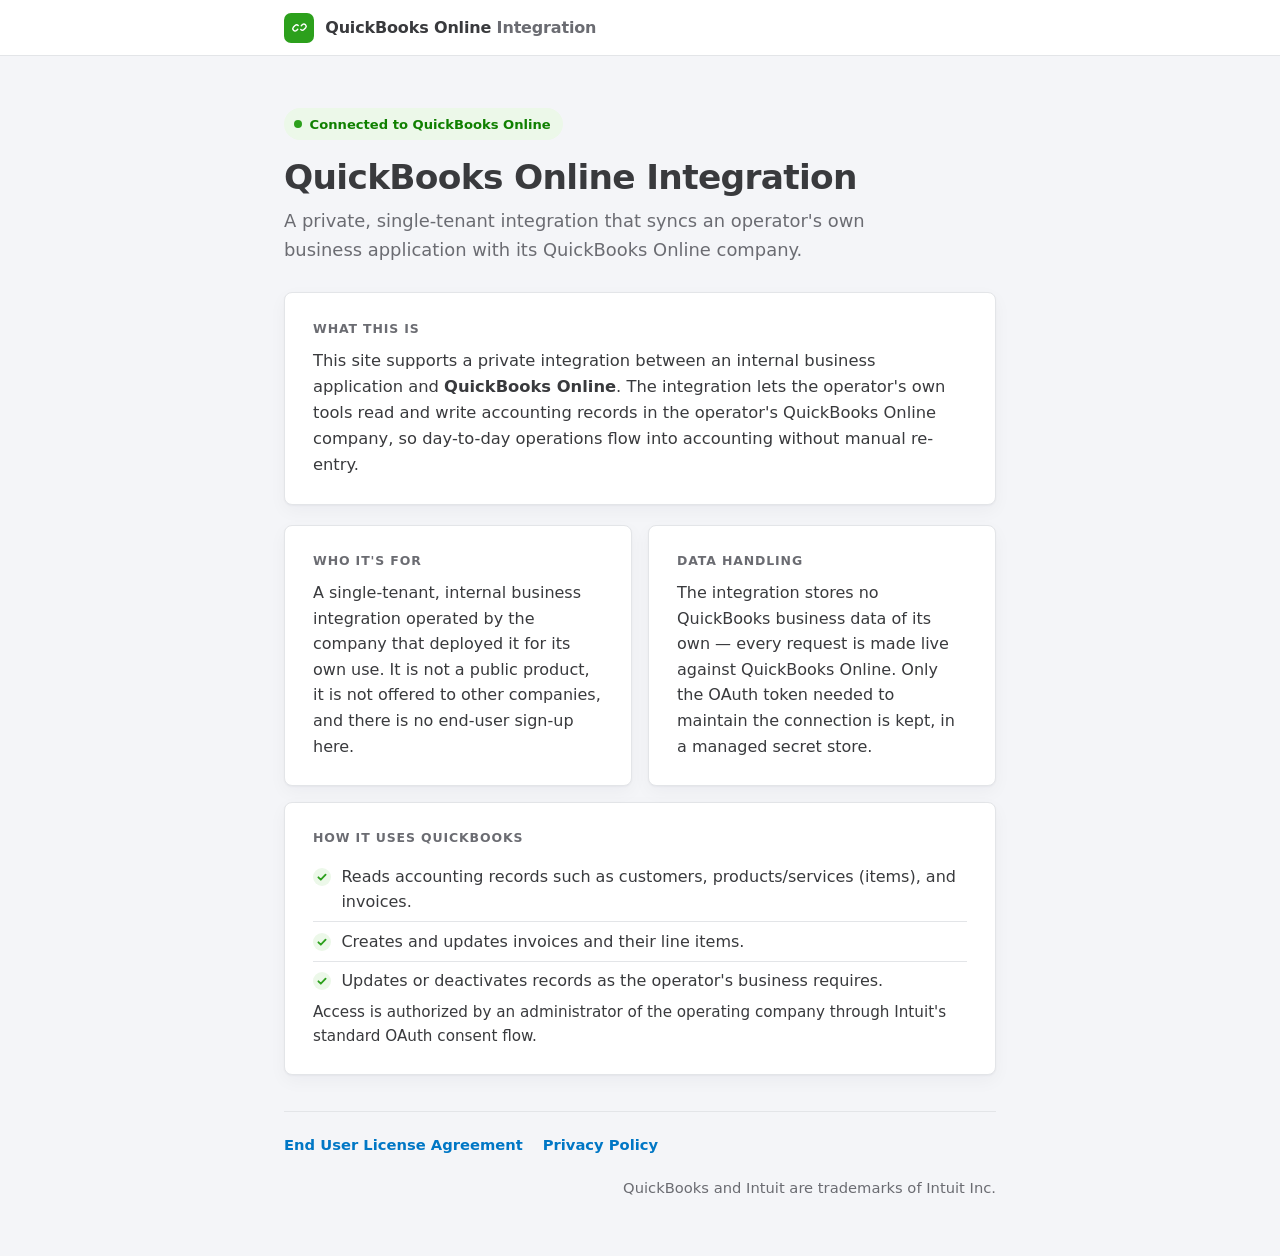
<file: web/index.html>
<!DOCTYPE html>
<html lang="en">
<head>
  <meta charset="utf-8">
  <meta name="viewport" content="width=device-width, initial-scale=1">
  <title>QuickBooks Online Integration</title>
  <meta name="description" content="A private integration with QuickBooks Online.">
  <style>
    :root {
      --qb-green: #2ca01c;
      --qb-green-dark: #108000;
      --qb-green-tint: #ecf8e9;
      --blue: #0077c5;
      --ink: #393a3d;
      --muted: #6b6c72;
      --hairline: #e3e5e8;
      --canvas: #f4f5f8;
      --card: #ffffff;
      --radius: 8px;
      --font: "Avenir Next", "Avenir", "Segoe UI", system-ui, -apple-system, BlinkMacSystemFont, sans-serif;
    }
    * { box-sizing: border-box; }
    html { -webkit-text-size-adjust: 100%; }
    body {
      margin: 0;
      font-family: var(--font);
      line-height: 1.6;
      color: var(--ink);
      background: var(--canvas);
      -webkit-font-smoothing: antialiased;
    }

    /* Top chrome — echoes the white QuickBooks Online product bar. */
    .topbar {
      background: var(--card);
      border-bottom: 1px solid var(--hairline);
      height: 56px;
      display: flex;
      align-items: center;
    }
    .topbar .wrap { display: flex; align-items: center; gap: .7rem; }
    .mark {
      width: 30px; height: 30px;
      border-radius: 7px;
      background: var(--qb-green);
      display: inline-flex; align-items: center; justify-content: center;
      flex: none;
    }
    .brand { font-weight: 700; font-size: 1rem; letter-spacing: -.01em; }
    .brand .sub { color: var(--muted); font-weight: 600; }

    .wrap { max-width: 760px; margin: 0 auto; padding: 0 1.5rem; width: 100%; }

    /* Hero */
    .hero { padding: 3.25rem 0 1.75rem; }
    .status {
      display: inline-flex; align-items: center; gap: .5rem;
      background: var(--qb-green-tint);
      color: var(--qb-green-dark);
      font-size: .82rem; font-weight: 700;
      padding: .35rem .75rem .35rem .6rem;
      border-radius: 999px;
      margin-bottom: 1.1rem;
    }
    .status .dot { width: 8px; height: 8px; border-radius: 50%; background: var(--qb-green); }
    h1 { font-size: 2.15rem; line-height: 1.15; letter-spacing: -.02em; margin: 0 0 .6rem; }
    .lede { font-size: 1.12rem; color: var(--muted); margin: 0; max-width: 56ch; }

    /* Cards */
    .card {
      background: var(--card);
      border: 1px solid var(--hairline);
      border-radius: var(--radius);
      padding: 1.6rem 1.75rem;
      box-shadow: 0 1px 2px rgba(20,30,40,.04), 0 6px 18px rgba(20,30,40,.04);
    }
    main { padding-bottom: 3.5rem; }
    .grid { display: grid; gap: 1rem; grid-template-columns: 1fr 1fr; margin-top: 1.25rem; }
    @media (max-width: 560px) { .grid { grid-template-columns: 1fr; } h1 { font-size: 1.8rem; } }

    .card h2 {
      font-size: .78rem; text-transform: uppercase; letter-spacing: .07em;
      color: var(--muted); margin: 0 0 .55rem; font-weight: 700;
    }
    .card p { margin: 0; color: var(--ink); }
    .card.lead p { font-size: 1.02rem; }

    /* Capability list */
    .caps { list-style: none; margin: .35rem 0 0; padding: 0; }
    .caps li { display: flex; gap: .65rem; align-items: flex-start; padding: .4rem 0; }
    .caps li:not(:last-child) { border-bottom: 1px solid var(--hairline); }
    .caps svg { flex: none; margin-top: .28rem; }
    .caps span { color: var(--ink); }

    .note {
      margin: 1.1rem 0 0; color: var(--muted); font-size: .95rem;
    }

    /* Footer */
    footer {
      margin-top: 2.25rem; padding-top: 1.3rem;
      border-top: 1px solid var(--hairline);
      display: flex; flex-wrap: wrap; align-items: center; gap: 1.25rem;
      font-size: .92rem;
    }
    footer a { color: var(--blue); text-decoration: none; font-weight: 600; }
    footer a:hover { text-decoration: underline; }
    footer .tm { color: var(--muted); margin-left: auto; }
  </style>
</head>
<body>
  <div class="topbar">
    <div class="wrap">
      <span class="mark" aria-hidden="true">
        <svg width="17" height="17" viewBox="0 0 24 24" fill="none" xmlns="http://www.w3.org/2000/svg">
          <path d="M9.5 14.5 7.8 16.2a3.2 3.2 0 0 1-4.5-4.5l2.4-2.4a3.2 3.2 0 0 1 4.5 0" stroke="#fff" stroke-width="2" stroke-linecap="round"/>
          <path d="M14.5 9.5l1.7-1.7a3.2 3.2 0 0 1 4.5 4.5l-2.4 2.4a3.2 3.2 0 0 1-4.5 0" stroke="#fff" stroke-width="2" stroke-linecap="round"/>
        </svg>
      </span>
      <span class="brand">QuickBooks Online <span class="sub">Integration</span></span>
    </div>
  </div>

  <header class="hero">
    <div class="wrap">
      <span class="status"><span class="dot"></span> Connected to QuickBooks Online</span>
      <h1>QuickBooks Online Integration</h1>
      <p class="lede">
        A private, single-tenant integration that syncs an operator's own
        business application with its QuickBooks Online company.
      </p>
    </div>
  </header>

  <main>
    <div class="wrap">
      <div class="card lead">
        <h2>What this is</h2>
        <p>
          This site supports a private integration between an internal business
          application and <strong>QuickBooks Online</strong>. The integration
          lets the operator's own tools read and write accounting records in the
          operator's QuickBooks Online company, so day-to-day operations flow
          into accounting without manual re-entry.
        </p>
      </div>

      <div class="grid">
        <div class="card">
          <h2>Who it's for</h2>
          <p>
            A single-tenant, internal business integration operated by the
            company that deployed it for its own use. It is not a public product,
            it is not offered to other companies, and there is no end-user
            sign-up here.
          </p>
        </div>
        <div class="card">
          <h2>Data handling</h2>
          <p>
            The integration stores no QuickBooks business data of its own — every
            request is made live against QuickBooks Online. Only the OAuth token
            needed to maintain the connection is kept, in a managed secret store.
          </p>
        </div>
      </div>

      <div class="card" style="margin-top:1rem;">
        <h2>How it uses QuickBooks</h2>
        <ul class="caps">
          <li>
            <svg width="18" height="18" viewBox="0 0 20 20" fill="none" xmlns="http://www.w3.org/2000/svg" aria-hidden="true"><circle cx="10" cy="10" r="10" fill="#ecf8e9"/><path d="M6 10.3 8.7 13 14 7.4" stroke="#2ca01c" stroke-width="2" stroke-linecap="round" stroke-linejoin="round"/></svg>
            <span>Reads accounting records such as customers, products/services (items), and invoices.</span>
          </li>
          <li>
            <svg width="18" height="18" viewBox="0 0 20 20" fill="none" xmlns="http://www.w3.org/2000/svg" aria-hidden="true"><circle cx="10" cy="10" r="10" fill="#ecf8e9"/><path d="M6 10.3 8.7 13 14 7.4" stroke="#2ca01c" stroke-width="2" stroke-linecap="round" stroke-linejoin="round"/></svg>
            <span>Creates and updates invoices and their line items.</span>
          </li>
          <li>
            <svg width="18" height="18" viewBox="0 0 20 20" fill="none" xmlns="http://www.w3.org/2000/svg" aria-hidden="true"><circle cx="10" cy="10" r="10" fill="#ecf8e9"/><path d="M6 10.3 8.7 13 14 7.4" stroke="#2ca01c" stroke-width="2" stroke-linecap="round" stroke-linejoin="round"/></svg>
            <span>Updates or deactivates records as the operator's business requires.</span>
          </li>
        </ul>
        <p class="note">
          Access is authorized by an administrator of the operating company
          through Intuit's standard OAuth consent flow.
        </p>
      </div>

      <div class="wrap" style="padding:0;">
        <footer>
          <a href="/eula">End User License Agreement</a>
          <a href="/privacy">Privacy Policy</a>
          <span class="tm">QuickBooks and Intuit are trademarks of Intuit Inc.</span>
        </footer>
      </div>
    </div>
  </main>
</body>
</html>
</file>
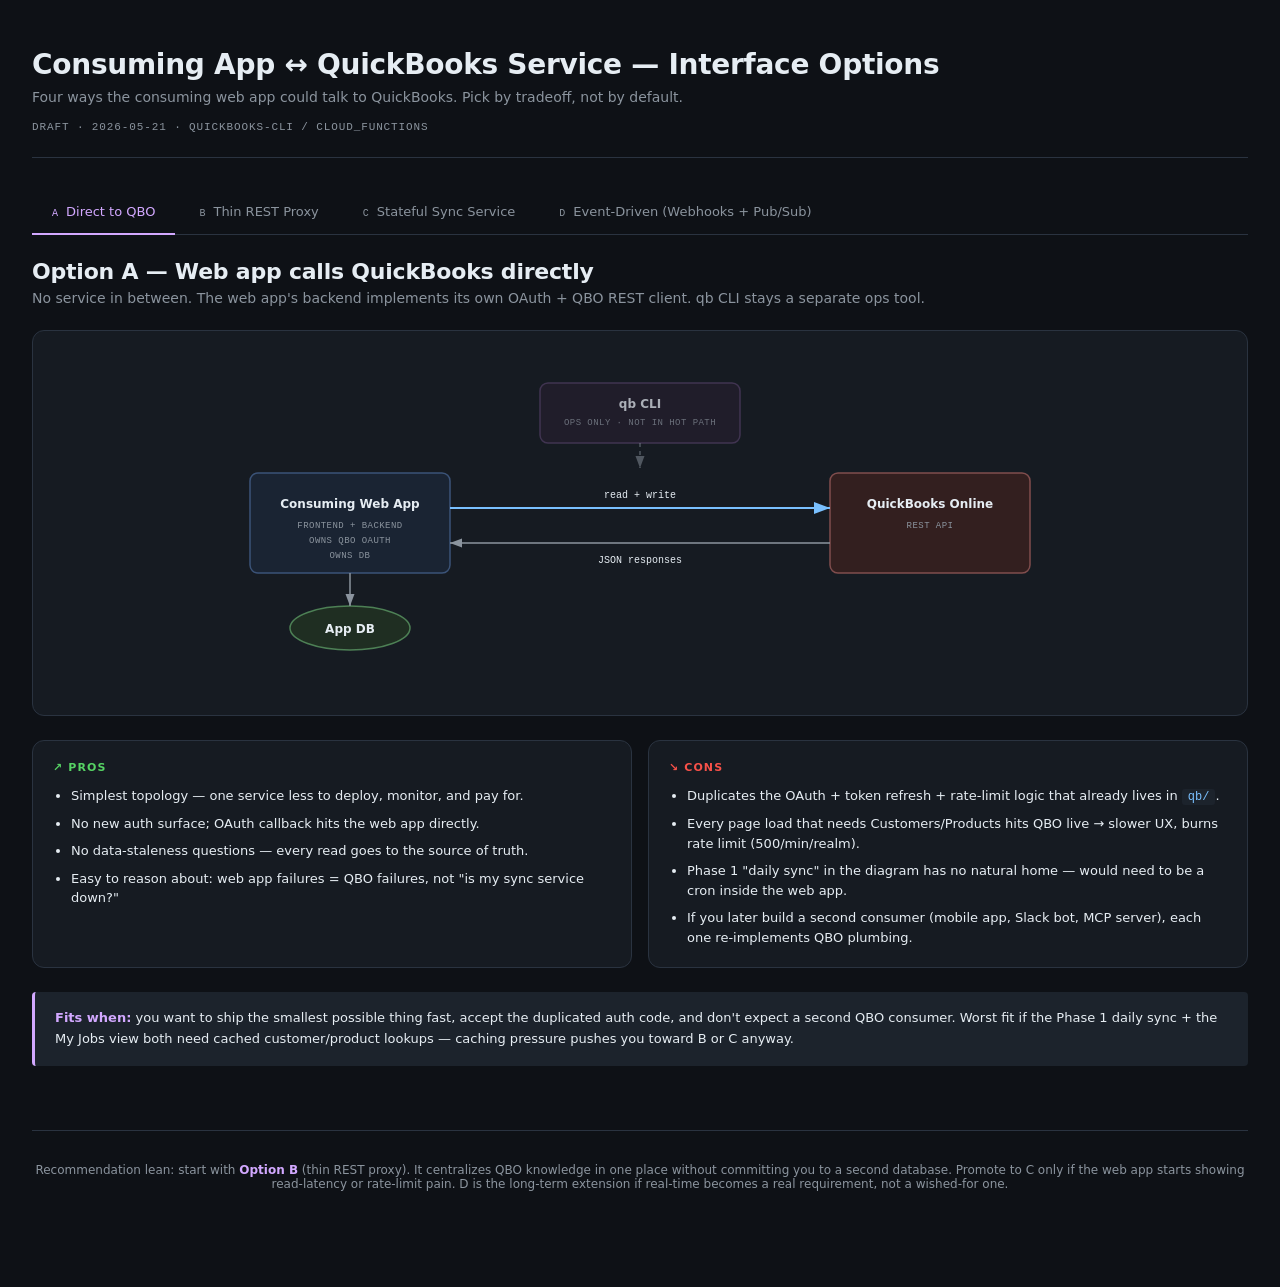
<file: docs/interface-options.html>
<!DOCTYPE html>
<html lang="en">
<head>
<meta charset="UTF-8">
<title>Consuming App ↔ QuickBooks Service — Interface Options</title>
<style>
  :root {
    --bg: #0e1116;
    --panel: #161b22;
    --panel-2: #1c232c;
    --border: #2a3340;
    --ink: #e6edf3;
    --ink-dim: #8b949e;
    --accent: #d2a8ff;
    --accent-2: #79c0ff;
    --good: #56d364;
    --warn: #e3b341;
    --bad: #f85149;
    --mono: ui-monospace, 'SF Mono', Menlo, Consolas, monospace;
    --sans: -apple-system, BlinkMacSystemFont, 'Inter', system-ui, sans-serif;
  }
  * { box-sizing: border-box; }
  html, body { margin: 0; padding: 0; background: var(--bg); color: var(--ink); font-family: var(--sans); }
  body { padding: 48px 32px 96px; max-width: 1400px; margin: 0 auto; }

  header { border-bottom: 1px solid var(--border); padding-bottom: 24px; margin-bottom: 32px; }
  header h1 { font-size: 28px; margin: 0 0 8px; font-weight: 600; letter-spacing: -0.01em; }
  header .sub { color: var(--ink-dim); font-size: 14px; }
  header .meta { margin-top: 16px; font-family: var(--mono); font-size: 11px; color: var(--ink-dim); text-transform: uppercase; letter-spacing: 0.08em; }

  .tabs { display: flex; gap: 4px; margin-bottom: 24px; border-bottom: 1px solid var(--border); flex-wrap: wrap; }
  .tab {
    background: transparent; border: none; color: var(--ink-dim); cursor: pointer;
    padding: 14px 20px; font-family: var(--sans); font-size: 13px; font-weight: 500;
    border-bottom: 2px solid transparent; margin-bottom: -1px; transition: all 0.15s;
  }
  .tab:hover { color: var(--ink); }
  .tab.active { color: var(--accent); border-bottom-color: var(--accent); }
  .tab .num { font-family: var(--mono); font-size: 10px; color: var(--ink-dim); margin-right: 8px; }
  .tab.active .num { color: var(--accent); }

  .panel { display: none; }
  .panel.active { display: block; }

  .panel-header { margin-bottom: 24px; }
  .panel-header h2 { font-size: 22px; margin: 0 0 6px; font-weight: 600; letter-spacing: -0.01em; }
  .panel-header .tagline { color: var(--ink-dim); font-size: 14px; }

  .diagram-wrap {
    background: var(--panel); border: 1px solid var(--border); border-radius: 12px;
    padding: 32px; margin-bottom: 24px; overflow-x: auto;
  }
  .diagram-wrap svg { display: block; margin: 0 auto; max-width: 100%; height: auto; }

  .grid { display: grid; grid-template-columns: 1fr 1fr; gap: 16px; margin-bottom: 24px; }
  .card {
    background: var(--panel); border: 1px solid var(--border); border-radius: 12px;
    padding: 20px;
  }
  .card h3 {
    font-size: 11px; text-transform: uppercase; letter-spacing: 0.1em;
    color: var(--ink-dim); margin: 0 0 12px; font-weight: 600;
  }
  .card.pros h3 { color: var(--good); }
  .card.cons h3 { color: var(--bad); }
  .card ul { margin: 0; padding-left: 18px; }
  .card li { margin-bottom: 8px; font-size: 13px; line-height: 1.5; }
  .card li:last-child { margin-bottom: 0; }
  .card code { font-family: var(--mono); font-size: 12px; background: var(--panel-2); padding: 1px 6px; border-radius: 3px; color: var(--accent-2); }

  .verdict {
    background: var(--panel-2); border-left: 3px solid var(--accent); border-radius: 4px;
    padding: 16px 20px; font-size: 13px; line-height: 1.6;
  }
  .verdict strong { color: var(--accent); }

  /* SVG node styles */
  .node-bg { fill: var(--panel-2); stroke: var(--border); stroke-width: 1.5; }
  .node-bg.web { fill: #1a2433; stroke: #3b5378; }
  .node-bg.qb { fill: #2a1f33; stroke: #6b4d80; }
  .node-bg.qbo { fill: #331f1f; stroke: #804d4d; }
  .node-bg.db { fill: #1f2e22; stroke: #4d8055; }
  .node-bg.cron { fill: #2e2a1f; stroke: #80754d; }
  .node-label { fill: var(--ink); font-family: var(--sans); font-size: 12px; font-weight: 600; text-anchor: middle; }
  .node-sub { fill: var(--ink-dim); font-family: var(--mono); font-size: 9px; text-anchor: middle; letter-spacing: 0.05em; }
  .arrow { stroke: var(--ink-dim); stroke-width: 1.5; fill: none; marker-end: url(#arrowhead); }
  .arrow.bold { stroke: var(--accent-2); stroke-width: 2; marker-end: url(#arrowhead-blue); }
  .arrow.dashed { stroke-dasharray: 4 4; }
  .edge-label { fill: var(--ink); font-family: var(--mono); font-size: 10px; text-anchor: middle; }
  .edge-label-bg { fill: var(--bg); }

  footer { margin-top: 64px; padding-top: 32px; border-top: 1px solid var(--border); color: var(--ink-dim); font-size: 12px; text-align: center; }
</style>
</head>
<body>

<header>
  <h1>Consuming App ↔ QuickBooks Service — Interface Options</h1>
  <div class="sub">Four ways the consuming web app could talk to QuickBooks. Pick by tradeoff, not by default.</div>
  <div class="meta">Draft · 2026-05-21 · quickbooks-cli / cloud_functions</div>
</header>

<div class="tabs" id="tabs">
  <button class="tab active" data-target="a"><span class="num">A</span>Direct to QBO</button>
  <button class="tab" data-target="b"><span class="num">B</span>Thin REST Proxy</button>
  <button class="tab" data-target="c"><span class="num">C</span>Stateful Sync Service</button>
  <button class="tab" data-target="d"><span class="num">D</span>Event-Driven (Webhooks + Pub/Sub)</button>
</div>

<!-- ===================================================== -->
<!-- OPTION A: DIRECT TO QBO                                -->
<!-- ===================================================== -->
<section class="panel active" id="panel-a">
  <div class="panel-header">
    <h2>Option A — Web app calls QuickBooks directly</h2>
    <div class="tagline">No service in between. The web app's backend implements its own OAuth + QBO REST client. qb CLI stays a separate ops tool.</div>
  </div>

  <div class="diagram-wrap">
    <svg viewBox="0 0 900 320" width="900" height="320">
      <defs>
        <marker id="arrowhead" markerWidth="10" markerHeight="10" refX="8" refY="3" orient="auto">
          <polygon points="0 0, 8 3, 0 6" fill="#8b949e"/>
        </marker>
        <marker id="arrowhead-blue" markerWidth="10" markerHeight="10" refX="8" refY="3" orient="auto">
          <polygon points="0 0, 8 3, 0 6" fill="#79c0ff"/>
        </marker>
      </defs>

      <!-- Web App -->
      <rect class="node-bg web" x="60" y="110" width="200" height="100" rx="8"/>
      <text class="node-label" x="160" y="145">Consuming Web App</text>
      <text class="node-sub" x="160" y="165">FRONTEND + BACKEND</text>
      <text class="node-sub" x="160" y="180">OWNS QBO OAUTH</text>
      <text class="node-sub" x="160" y="195">OWNS DB</text>

      <!-- DB -->
      <ellipse class="node-bg db" cx="160" cy="265" rx="60" ry="22"/>
      <text class="node-label" x="160" y="270">App DB</text>

      <!-- QBO -->
      <rect class="node-bg qbo" x="640" y="110" width="200" height="100" rx="8"/>
      <text class="node-label" x="740" y="145">QuickBooks Online</text>
      <text class="node-sub" x="740" y="165">REST API</text>

      <!-- Arrows -->
      <line class="arrow bold" x1="260" y1="145" x2="640" y2="145"/>
      <text class="edge-label" x="450" y="135">read + write</text>

      <line class="arrow" x1="640" y1="180" x2="260" y2="180"/>
      <text class="edge-label" x="450" y="200">JSON responses</text>

      <line class="arrow" x1="160" y1="210" x2="160" y2="243"/>

      <!-- qb CLI off to the side -->
      <rect class="node-bg qb" x="350" y="20" width="200" height="60" rx="8" opacity="0.5"/>
      <text class="node-label" x="450" y="45" opacity="0.7">qb CLI</text>
      <text class="node-sub" x="450" y="62" opacity="0.7">OPS ONLY · NOT IN HOT PATH</text>
      <line class="arrow dashed" x1="450" y1="80" x2="450" y2="105" opacity="0.5"/>
    </svg>
  </div>

  <div class="grid">
    <div class="card pros">
      <h3>↗ Pros</h3>
      <ul>
        <li>Simplest topology — one service less to deploy, monitor, and pay for.</li>
        <li>No new auth surface; OAuth callback hits the web app directly.</li>
        <li>No data-staleness questions — every read goes to the source of truth.</li>
        <li>Easy to reason about: web app failures = QBO failures, not "is my sync service down?"</li>
      </ul>
    </div>
    <div class="card cons">
      <h3>↘ Cons</h3>
      <ul>
        <li>Duplicates the OAuth + token refresh + rate-limit logic that already lives in <code>qb/</code>.</li>
        <li>Every page load that needs Customers/Products hits QBO live → slower UX, burns rate limit (500/min/realm).</li>
        <li>Phase 1 "daily sync" in the diagram has no natural home — would need to be a cron inside the web app.</li>
        <li>If you later build a second consumer (mobile app, Slack bot, MCP server), each one re-implements QBO plumbing.</li>
      </ul>
    </div>
  </div>

  <div class="verdict">
    <strong>Fits when:</strong> you want to ship the smallest possible thing fast, accept the duplicated auth code, and don't expect a second QBO consumer. Worst fit if the Phase 1 daily sync + the My Jobs view both need cached customer/product lookups — caching pressure pushes you toward B or C anyway.
  </div>
</section>

<!-- ===================================================== -->
<!-- OPTION B: THIN REST PROXY                              -->
<!-- ===================================================== -->
<section class="panel" id="panel-b">
  <div class="panel-header">
    <h2>Option B — qb service as a thin stateless REST proxy</h2>
    <div class="tagline">qb runs as a small HTTP service in front of QBO. No database of its own. Owns auth, refresh, rate-limiting, retries. Web app's DB is still the source of cached data.</div>
  </div>

  <div class="diagram-wrap">
    <svg viewBox="0 0 900 340" width="900" height="340">
      <defs>
        <marker id="arrowhead2" markerWidth="10" markerHeight="10" refX="8" refY="3" orient="auto">
          <polygon points="0 0, 8 3, 0 6" fill="#8b949e"/>
        </marker>
        <marker id="arrowhead2-blue" markerWidth="10" markerHeight="10" refX="8" refY="3" orient="auto">
          <polygon points="0 0, 8 3, 0 6" fill="#79c0ff"/>
        </marker>
      </defs>

      <!-- Web App -->
      <rect class="node-bg web" x="40" y="120" width="200" height="100" rx="8"/>
      <text class="node-label" x="140" y="155">Consuming Web App</text>
      <text class="node-sub" x="140" y="175">BACKEND</text>
      <text class="node-sub" x="140" y="190">OWNS DB + SYNC LOGIC</text>

      <!-- App DB -->
      <ellipse class="node-bg db" cx="140" cy="285" rx="60" ry="22"/>
      <text class="node-label" x="140" y="290">App DB</text>

      <!-- qb service -->
      <rect class="node-bg qb" x="350" y="120" width="200" height="100" rx="8"/>
      <text class="node-label" x="450" y="155">qb Service</text>
      <text class="node-sub" x="450" y="175">REST · STATELESS</text>
      <text class="node-sub" x="450" y="190">OAUTH · RATE LIMIT · RETRY</text>

      <!-- QBO -->
      <rect class="node-bg qbo" x="660" y="120" width="200" height="100" rx="8"/>
      <text class="node-label" x="760" y="155">QuickBooks Online</text>
      <text class="node-sub" x="760" y="175">REST API</text>

      <!-- Cron / scheduler -->
      <rect class="node-bg cron" x="40" y="20" width="200" height="60" rx="8"/>
      <text class="node-label" x="140" y="45">Cloud Scheduler</text>
      <text class="node-sub" x="140" y="62">DAILY 06:00 · TRIGGERS SYNC</text>

      <line class="arrow dashed" x1="140" y1="80" x2="140" y2="115"/>

      <!-- Web -> qb -->
      <line class="arrow bold" x1="240" y1="150" x2="350" y2="150"/>
      <text class="edge-label" x="295" y="142">GET/POST</text>

      <!-- qb -> QBO -->
      <line class="arrow bold" x1="550" y1="150" x2="660" y2="150"/>
      <text class="edge-label" x="605" y="142">REST</text>

      <!-- responses -->
      <line class="arrow" x1="660" y1="190" x2="550" y2="190"/>
      <line class="arrow" x1="350" y1="190" x2="240" y2="190"/>

      <!-- Web -> DB -->
      <line class="arrow" x1="140" y1="220" x2="140" y2="262"/>
    </svg>
  </div>

  <div class="grid">
    <div class="card pros">
      <h3>↗ Pros</h3>
      <ul>
        <li>One place owns QBO auth, refresh, 429 retry, sparse-update quirks. Reuse for any future consumer.</li>
        <li>qb stays small and stateless — easy to deploy as a single Cloud Function or Cloud Run service.</li>
        <li>No new sync state to reason about; web app keeps full ownership of when/what it caches.</li>
        <li>Centralized place to log every QBO call — debugging line-item mismatches becomes one log query.</li>
      </ul>
    </div>
    <div class="card cons">
      <h3>↘ Cons</h3>
      <ul>
        <li>Adds a hop. Network failures between web app and qb are now a thing you handle.</li>
        <li>Sync orchestration (Phase 1) still lives in the web app — qb is just the transport.</li>
        <li>Two services to deploy. Mostly fine, but it is +1 thing.</li>
        <li>Auth between web app and qb needs design (shared secret? IAM identity?).</li>
      </ul>
    </div>
  </div>

  <div class="verdict">
    <strong>Fits when:</strong> you want clean separation of concerns without the complexity of a sync service. The qb service becomes "the QBO adapter," nothing more. Probably the right default for this project — close to your gut instinct but skips the DB ownership question.
  </div>
</section>

<!-- ===================================================== -->
<!-- OPTION C: STATEFUL SYNC SERVICE                        -->
<!-- ===================================================== -->
<section class="panel" id="panel-c">
  <div class="panel-header">
    <h2>Option C — qb as a stateful sync service (your proposal)</h2>
    <div class="tagline">qb owns its own DB. Pulls QBO → its DB on a schedule, exposes <code>/sync</code>, <code>/invoice</code>, <code>/customers</code>, etc. Web app reads from qb's REST and uses its own DB only for app-specific data (Jobs, Samples, Orders).</div>
  </div>

  <div class="diagram-wrap">
    <svg viewBox="0 0 900 380" width="900" height="380">
      <defs>
        <marker id="arrowhead3" markerWidth="10" markerHeight="10" refX="8" refY="3" orient="auto">
          <polygon points="0 0, 8 3, 0 6" fill="#8b949e"/>
        </marker>
        <marker id="arrowhead3-blue" markerWidth="10" markerHeight="10" refX="8" refY="3" orient="auto">
          <polygon points="0 0, 8 3, 0 6" fill="#79c0ff"/>
        </marker>
      </defs>

      <!-- Scheduler -->
      <rect class="node-bg cron" x="350" y="20" width="200" height="60" rx="8"/>
      <text class="node-label" x="450" y="45">Cloud Scheduler</text>
      <text class="node-sub" x="450" y="62">DAILY · POST /sync</text>
      <line class="arrow dashed" x1="450" y1="80" x2="450" y2="115"/>

      <!-- Web App -->
      <rect class="node-bg web" x="40" y="140" width="200" height="100" rx="8"/>
      <text class="node-label" x="140" y="175">Consuming Web App</text>
      <text class="node-sub" x="140" y="195">BACKEND</text>
      <text class="node-sub" x="140" y="210">JOBS · SAMPLES · ORDERS</text>

      <!-- App DB -->
      <ellipse class="node-bg db" cx="140" cy="310" rx="60" ry="22"/>
      <text class="node-label" x="140" y="315">App DB</text>

      <!-- qb Service -->
      <rect class="node-bg qb" x="350" y="120" width="200" height="120" rx="8"/>
      <text class="node-label" x="450" y="155">qb Sync Service</text>
      <text class="node-sub" x="450" y="175">REST API · STATEFUL</text>
      <text class="node-sub" x="450" y="190">/sync · /invoice · /customers</text>
      <text class="node-sub" x="450" y="205">/products · /invoices</text>

      <!-- qb DB -->
      <ellipse class="node-bg db" cx="450" cy="310" rx="80" ry="22"/>
      <text class="node-label" x="450" y="315">qb Cache DB</text>

      <!-- QBO -->
      <rect class="node-bg qbo" x="660" y="140" width="200" height="100" rx="8"/>
      <text class="node-label" x="760" y="175">QuickBooks Online</text>
      <text class="node-sub" x="760" y="195">REST API</text>

      <!-- Web <-> qb -->
      <line class="arrow bold" x1="240" y1="170" x2="350" y2="170"/>
      <text class="edge-label" x="295" y="162">reads</text>
      <line class="arrow bold" x1="240" y1="210" x2="350" y2="210"/>
      <text class="edge-label" x="295" y="225">writes</text>

      <!-- qb <-> QBO -->
      <line class="arrow bold" x1="550" y1="170" x2="660" y2="170"/>
      <text class="edge-label" x="605" y="162">sync + writes</text>
      <line class="arrow" x1="660" y1="210" x2="550" y2="210"/>

      <!-- DB connections -->
      <line class="arrow" x1="140" y1="240" x2="140" y2="287"/>
      <line class="arrow" x1="450" y1="240" x2="450" y2="287"/>
    </svg>
  </div>

  <div class="grid">
    <div class="card pros">
      <h3>↗ Pros</h3>
      <ul>
        <li>Web app pages render from local cache → fast, predictable latency, no QBO rate-limit pressure on UX.</li>
        <li><code>/sync</code> is a real, named operation — easy to schedule, retry, observe, and debug.</li>
        <li>QBO outages become read-only degradations, not full app failures.</li>
        <li>Natural home for derived/joined data (e.g., per-client P&L already lives here).</li>
        <li>Future MCP server, mobile app, or BI tool can all read the same cache.</li>
      </ul>
    </div>
    <div class="card cons">
      <h3>↘ Cons</h3>
      <ul>
        <li><strong>Two databases.</strong> "Is the customer I just created in QBO visible in qb's cache yet?" is now a question you answer constantly.</li>
        <li>Writes need a story: write-through to QBO + immediate cache update, or write to QBO and wait for next sync? (First is almost always what you want, but it's design work.)</li>
        <li>Schema migrations on qb's DB now require coordination — it's an integration contract.</li>
        <li>More moving parts: scheduler, two DBs, two services. More to monitor.</li>
        <li>Risk of qb growing into a second app — keep its scope ruthlessly narrow.</li>
      </ul>
    </div>
  </div>

  <div class="verdict">
    <strong>Fits when:</strong> the web app's read patterns are heavy enough that hitting QBO live is painful (latency, rate limit, or both), and you accept the operational cost of running a cache. Reach for this if Option B starts showing strain — don't start here.
  </div>
</section>

<!-- ===================================================== -->
<!-- OPTION D: EVENT-DRIVEN                                 -->
<!-- ===================================================== -->
<section class="panel" id="panel-d">
  <div class="panel-header">
    <h2>Option D — Event-driven via QBO Webhooks + Pub/Sub</h2>
    <div class="tagline">QBO pushes change notifications to qb via webhooks. qb fetches the changed entity and publishes to Pub/Sub. Web app subscribes. Writes still go through qb (or web → QBO directly). No polling.</div>
  </div>

  <div class="diagram-wrap">
    <svg viewBox="0 0 900 380" width="900" height="380">
      <defs>
        <marker id="arrowhead4" markerWidth="10" markerHeight="10" refX="8" refY="3" orient="auto">
          <polygon points="0 0, 8 3, 0 6" fill="#8b949e"/>
        </marker>
        <marker id="arrowhead4-blue" markerWidth="10" markerHeight="10" refX="8" refY="3" orient="auto">
          <polygon points="0 0, 8 3, 0 6" fill="#79c0ff"/>
        </marker>
      </defs>

      <!-- QBO -->
      <rect class="node-bg qbo" x="660" y="40" width="200" height="80" rx="8"/>
      <text class="node-label" x="760" y="75">QuickBooks Online</text>
      <text class="node-sub" x="760" y="95">REST API · WEBHOOKS</text>

      <!-- qb webhook handler -->
      <rect class="node-bg qb" x="350" y="40" width="200" height="80" rx="8"/>
      <text class="node-label" x="450" y="75">qb Webhook Handler</text>
      <text class="node-sub" x="450" y="95">POST /webhook · VERIFY HMAC</text>

      <!-- Pub/Sub -->
      <rect class="node-bg cron" x="350" y="180" width="200" height="60" rx="8"/>
      <text class="node-label" x="450" y="205">Pub/Sub Topic</text>
      <text class="node-sub" x="450" y="222">qbo.entity.changed</text>

      <!-- Web App -->
      <rect class="node-bg web" x="40" y="180" width="200" height="60" rx="8"/>
      <text class="node-label" x="140" y="205">Consuming Web App</text>
      <text class="node-sub" x="140" y="222">SUBSCRIBER · UPSERTS LOCAL DB</text>

      <!-- App DB -->
      <ellipse class="node-bg db" cx="140" cy="310" rx="60" ry="22"/>
      <text class="node-label" x="140" y="315">App DB</text>

      <!-- qb write API -->
      <rect class="node-bg qb" x="660" y="180" width="200" height="60" rx="8"/>
      <text class="node-label" x="760" y="205">qb Write API</text>
      <text class="node-sub" x="760" y="222">POST /invoice</text>

      <!-- QBO -> webhook -->
      <line class="arrow bold" x1="660" y1="80" x2="550" y2="80"/>
      <text class="edge-label" x="605" y="72">webhook</text>

      <!-- webhook -> fetch QBO -->
      <line class="arrow" x1="550" y1="100" x2="660" y2="100"/>
      <text class="edge-label" x="605" y="115">fetch entity</text>

      <!-- handler -> pubsub -->
      <line class="arrow bold" x1="450" y1="120" x2="450" y2="180"/>
      <text class="edge-label" x="490" y="155">publish</text>

      <!-- pubsub -> web -->
      <line class="arrow bold" x1="350" y1="210" x2="240" y2="210"/>
      <text class="edge-label" x="295" y="200">subscribe</text>

      <!-- web -> db -->
      <line class="arrow" x1="140" y1="240" x2="140" y2="287"/>

      <!-- web -> qb writes -->
      <line class="arrow" x1="240" y1="225" x2="660" y2="225" stroke-dasharray="4 4"/>
      <text class="edge-label" x="450" y="245">invoice create/update (sync write path)</text>

      <!-- qb write -> QBO -->
      <line class="arrow" x1="760" y1="180" x2="760" y2="120"/>
    </svg>
  </div>

  <div class="grid">
    <div class="card pros">
      <h3>↗ Pros</h3>
      <ul>
        <li>Near-real-time updates without polling — Vicky edits a customer in QBO, it shows up in the web app in seconds.</li>
        <li>No daily-batch staleness window. Phase 1 "daily sync" disappears as a concept.</li>
        <li>Naturally extensible — adding a Slack notifier or analytics consumer is just another subscriber.</li>
        <li>Pub/Sub gives you replay + dead-letter for free, which is useful when QBO bursts notifications.</li>
      </ul>
    </div>
    <div class="card cons">
      <h3>↘ Cons</h3>
      <ul>
        <li><strong>Significant complexity bump.</strong> Webhooks need a public HTTPS endpoint, HMAC verification, idempotency, deduplication, ordering caveats.</li>
        <li>QBO webhooks only tell you "Customer 42 changed" — you still have to fetch the entity. So the proxy/sync code from B or C is still required <em>underneath</em> this.</li>
        <li>Local dev needs ngrok or similar to receive webhooks. Adds friction.</li>
        <li>Overkill for a two-company lab with low transaction volume. Real-time is rarely the actual requirement.</li>
        <li>Writes still need a path — webhooks are read-side only.</li>
      </ul>
    </div>
  </div>

  <div class="verdict">
    <strong>Fits when:</strong> staleness matters in seconds, not hours, and you have multiple consumers of QBO change events. For a daily-batch lab workflow with one consumer (the web app), this is almost certainly over-engineered — but worth knowing as the natural extension if you ever outgrow C.
  </div>
</section>

<footer>
  Recommendation lean: start with <strong style="color: var(--accent);">Option B</strong> (thin REST proxy). It centralizes QBO knowledge in one place without committing you to a second database. Promote to C only if the web app starts showing read-latency or rate-limit pain. D is the long-term extension if real-time becomes a real requirement, not a wished-for one.
</footer>

<script>
  const tabs = document.querySelectorAll('.tab');
  tabs.forEach(tab => {
    tab.addEventListener('click', () => {
      const target = tab.dataset.target;
      document.querySelectorAll('.tab').forEach(t => t.classList.remove('active'));
      document.querySelectorAll('.panel').forEach(p => p.classList.remove('active'));
      tab.classList.add('active');
      document.getElementById('panel-' + target).classList.add('active');
    });
  });
</script>

</body>
</html>
</file>
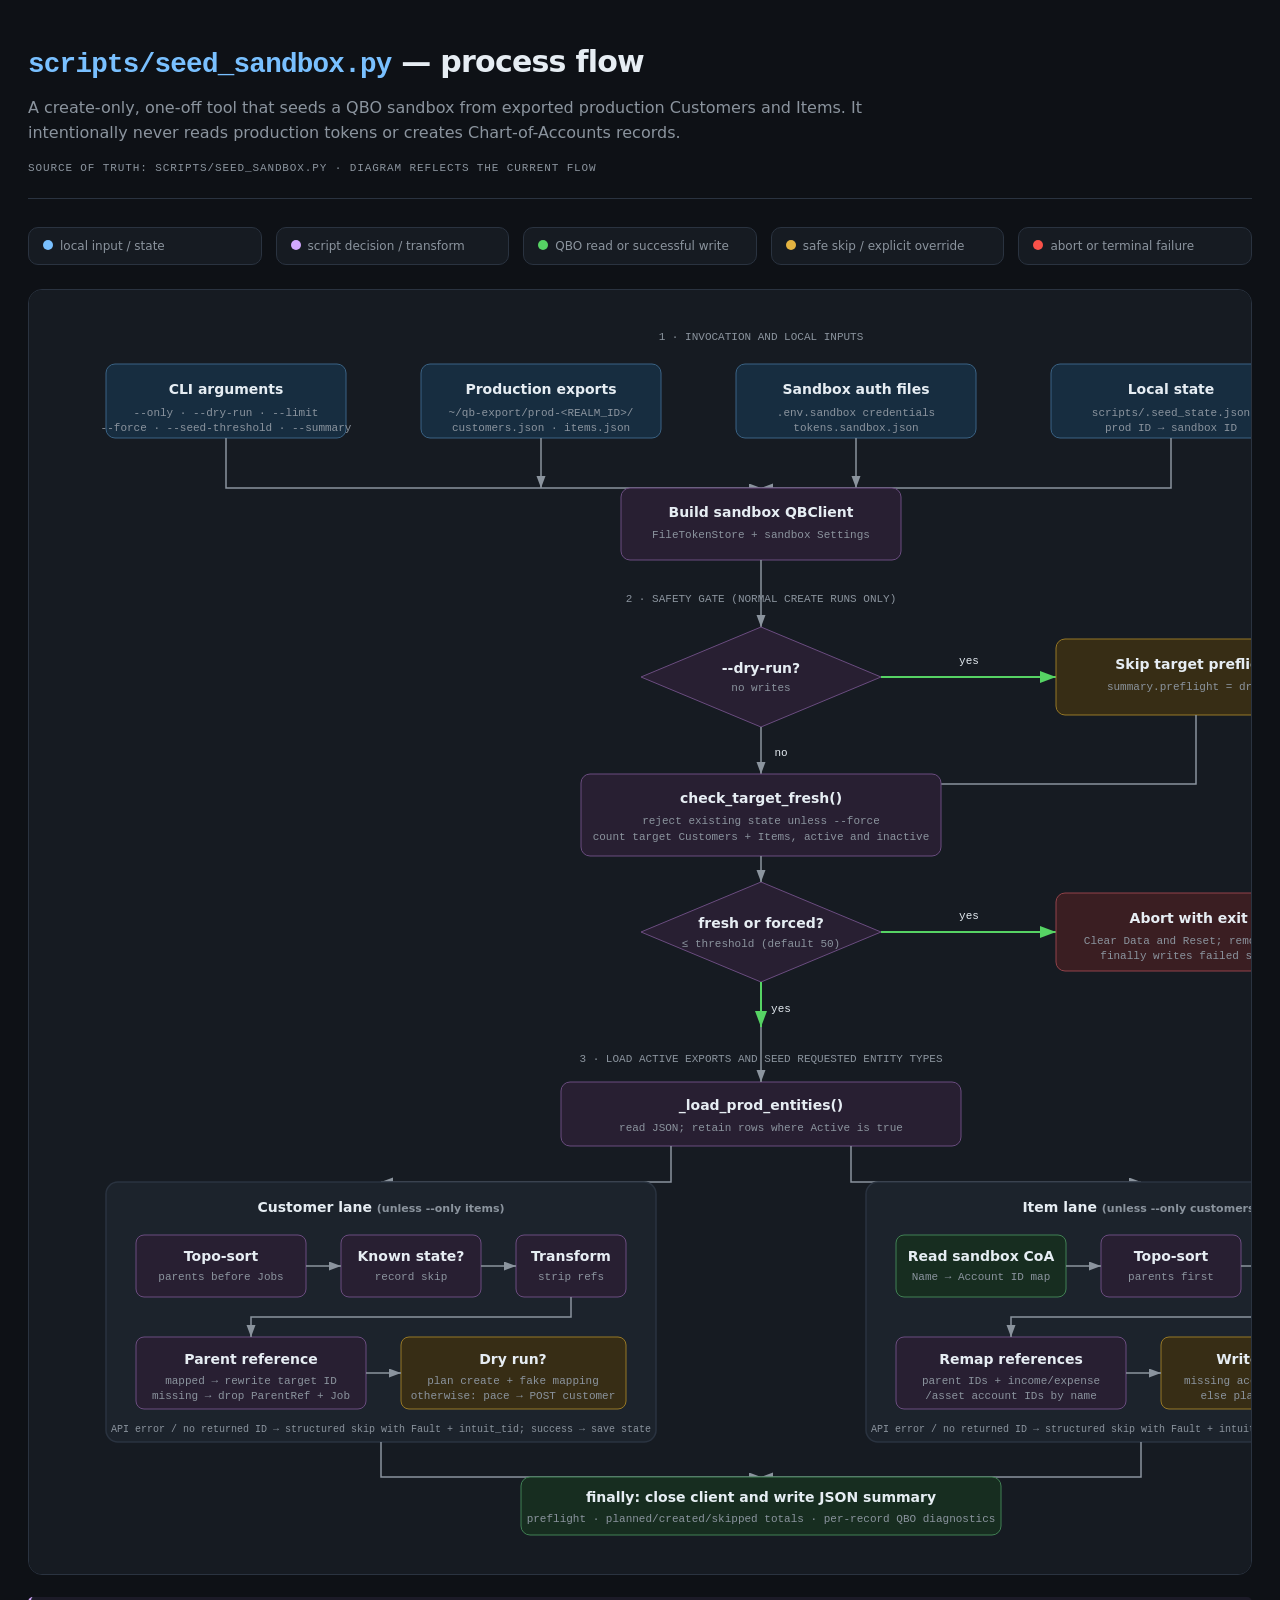
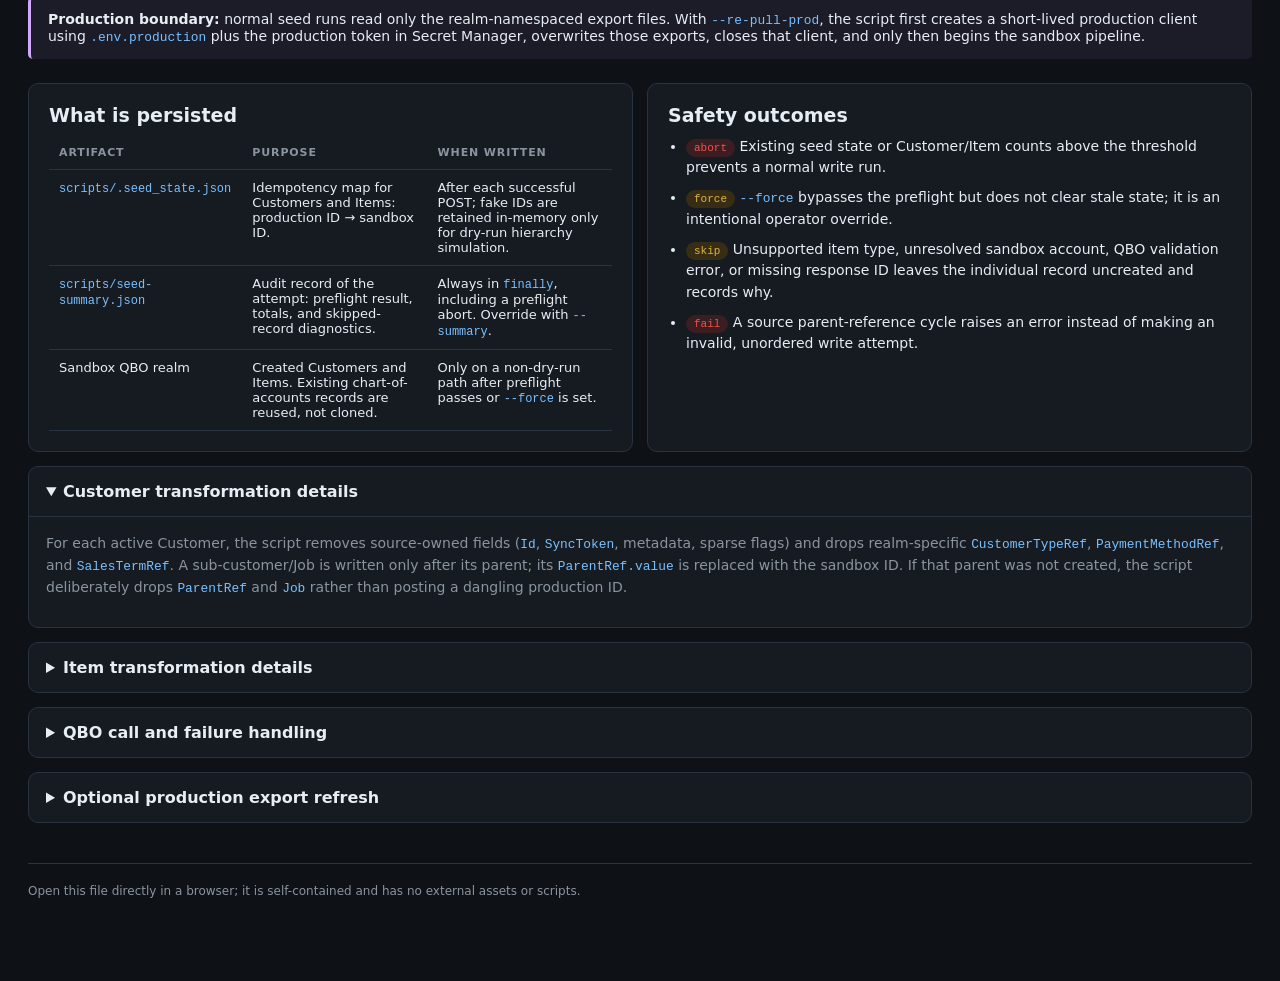
<file: docs/seed-sandbox-flow.html>
<!DOCTYPE html>
<html lang="en">
<head>
<meta charset="UTF-8">
<meta name="viewport" content="width=device-width, initial-scale=1">
<title>seed_sandbox.py — Process Flow</title>
<style>
  :root {
    --bg: #0e1116; --panel: #161b22; --panel-2: #1c232c; --border: #2a3340;
    --ink: #e6edf3; --dim: #8b949e; --blue: #79c0ff; --purple: #d2a8ff;
    --green: #56d364; --yellow: #e3b341; --red: #f85149; --mono: ui-monospace, SFMono-Regular, Menlo, Consolas, monospace;
  }
  * { box-sizing: border-box; }
  html { background: var(--bg); color: var(--ink); font-family: system-ui, -apple-system, sans-serif; }
  body { max-width: 1460px; margin: auto; padding: 44px 28px 88px; }
  header { border-bottom: 1px solid var(--border); padding-bottom: 24px; margin-bottom: 28px; }
  h1 { font-size: 30px; margin: 0 0 8px; letter-spacing: -.025em; }
  h2 { font-size: 19px; margin: 0 0 10px; }
  h3 { font-size: 12px; letter-spacing: .08em; text-transform: uppercase; color: var(--dim); margin: 0 0 12px; }
  p, li { line-height: 1.55; }
  .sub, .note { color: var(--dim); max-width: 920px; }
  .meta, code { font-family: var(--mono); }
  .meta { color: var(--dim); font-size: 11px; margin-top: 14px; letter-spacing: .08em; text-transform: uppercase; }
  code { color: var(--blue); font-size: .92em; }
  .legend, .grid { display: grid; gap: 14px; }
  .legend { grid-template-columns: repeat(5, minmax(130px, 1fr)); margin: 24px 0; }
  .legend div, .card, details { background: var(--panel); border: 1px solid var(--border); border-radius: 10px; }
  .legend div { padding: 11px 14px; font-size: 12px; color: var(--dim); }
  .dot { width: 10px; height: 10px; border-radius: 99px; display: inline-block; margin-right: 7px; }
  .flow { background: var(--panel); border: 1px solid var(--border); border-radius: 14px; overflow-x: auto; padding: 22px; }
  svg { min-width: 1120px; display: block; margin: auto; }
  .grid { grid-template-columns: repeat(2, minmax(0, 1fr)); margin-top: 24px; }
  .card { padding: 20px; }
  .card ul { margin: 0; padding-left: 18px; }
  .card li { margin: 8px 0; font-size: 14px; }
  .callout { border-left: 3px solid var(--purple); background: #1c1b28; border-radius: 5px; padding: 14px 17px; margin: 22px 0; font-size: 14px; }
  details { margin-top: 14px; overflow: hidden; }
  summary { cursor: pointer; padding: 15px 17px; font-weight: 600; }
  details > div { border-top: 1px solid var(--border); padding: 2px 17px 15px; color: var(--dim); font-size: 14px; }
  table { width: 100%; border-collapse: collapse; font-size: 13px; }
  th, td { text-align: left; padding: 10px; vertical-align: top; border-bottom: 1px solid var(--border); }
  th { color: var(--dim); font-size: 11px; letter-spacing: .08em; text-transform: uppercase; }
  .tag { font: 11px var(--mono); border-radius: 99px; padding: 3px 8px; white-space: nowrap; }
  .ok { color: var(--green); background: #173222; } .warn { color: var(--yellow); background: #372d15; }
  .bad { color: var(--red); background: #3a1e22; } .info { color: var(--blue); background: #172d40; }
  footer { color: var(--dim); font-size: 12px; border-top: 1px solid var(--border); margin-top: 40px; padding-top: 20px; }
  @media (max-width: 780px) { body { padding: 28px 16px 64px; } .grid, .legend { grid-template-columns: 1fr; } }
</style>
</head>
<body>
<header>
  <h1><code>scripts/seed_sandbox.py</code> — process flow</h1>
  <p class="sub">A create-only, one-off tool that seeds a QBO sandbox from exported production Customers and Items. It intentionally never reads production tokens or creates Chart-of-Accounts records.</p>
  <div class="meta">Source of truth: scripts/seed_sandbox.py · diagram reflects the current flow</div>
</header>

<div class="legend">
  <div><span class="dot" style="background:#79c0ff"></span>local input / state</div>
  <div><span class="dot" style="background:#d2a8ff"></span>script decision / transform</div>
  <div><span class="dot" style="background:#56d364"></span>QBO read or successful write</div>
  <div><span class="dot" style="background:#e3b341"></span>safe skip / explicit override</div>
  <div><span class="dot" style="background:#f85149"></span>abort or terminal failure</div>
</div>

<section class="flow" aria-label="Main seed sandbox process flow">
<svg viewBox="0 0 1420 1240" width="1420" height="1240" role="img" aria-label="Detailed flow from command invocation to summary">
  <defs>
    <marker id="arrow" markerWidth="10" markerHeight="10" refX="8" refY="3" orient="auto"><path d="M0,0 L8,3 L0,6 Z" fill="#8b949e"/></marker>
    <marker id="arrow-green" markerWidth="10" markerHeight="10" refX="8" refY="3" orient="auto"><path d="M0,0 L8,3 L0,6 Z" fill="#56d364"/></marker>
    <marker id="arrow-red" markerWidth="10" markerHeight="10" refX="8" refY="3" orient="auto"><path d="M0,0 L8,3 L0,6 Z" fill="#f85149"/></marker>
    <style>
      .n { fill:#1c232c; stroke:#2a3340; stroke-width:1.5 } .in { fill:#172d40; stroke:#3b6385 } .logic { fill:#281f32; stroke:#6b4d80 } .io { fill:#172d20; stroke:#418154 } .warnbox { fill:#372d15; stroke:#967826 } .badbox { fill:#3a1e22; stroke:#92434a }
      .t { fill:#e6edf3; font:600 14px system-ui; text-anchor:middle } .s { fill:#8b949e; font:11px ui-monospace,monospace; text-anchor:middle } .tiny { fill:#8b949e; font:10px ui-monospace,monospace; text-anchor:middle } .label { fill:#e6edf3; font:11px ui-monospace,monospace; text-anchor:middle }
      .a { stroke:#8b949e; stroke-width:1.5; fill:none; marker-end:url(#arrow) } .ag { stroke:#56d364; stroke-width:2; fill:none; marker-end:url(#arrow-green) } .ar { stroke:#f85149; stroke-width:2; fill:none; marker-end:url(#arrow-red) } .dash { stroke-dasharray:5 4 }
    </style>
  </defs>

  <!-- Inputs -->
  <text x="710" y="28" class="s">1 · INVOCATION AND LOCAL INPUTS</text>
  <rect class="in" x="55" y="52" width="240" height="74" rx="9"/><text class="t" x="175" y="82">CLI arguments</text><text class="s" x="175" y="104">--only · --dry-run · --limit</text><text class="s" x="175" y="119">--force · --seed-threshold · --summary</text>
  <rect class="in" x="370" y="52" width="240" height="74" rx="9"/><text class="t" x="490" y="82">Production exports</text><text class="s" x="490" y="104">~/qb-export/prod-&lt;REALM_ID&gt;/</text><text class="s" x="490" y="119">customers.json · items.json</text>
  <rect class="in" x="685" y="52" width="240" height="74" rx="9"/><text class="t" x="805" y="82">Sandbox auth files</text><text class="s" x="805" y="104">.env.sandbox credentials</text><text class="s" x="805" y="119">tokens.sandbox.json</text>
  <rect class="in" x="1000" y="52" width="240" height="74" rx="9"/><text class="t" x="1120" y="82">Local state</text><text class="s" x="1120" y="104">scripts/.seed_state.json</text><text class="s" x="1120" y="119">prod ID → sandbox ID</text>
  <path class="a" d="M175 126 V176 H710"/><path class="a" d="M490 126 V176"/><path class="a" d="M805 126 V176"/><path class="a" d="M1120 126 V176 H710"/>
  <rect class="logic" x="570" y="176" width="280" height="72" rx="9"/><text class="t" x="710" y="205">Build sandbox QBClient</text><text class="s" x="710" y="226">FileTokenStore + sandbox Settings</text>

  <!-- Preflight -->
  <text x="710" y="290" class="s">2 · SAFETY GATE (NORMAL CREATE RUNS ONLY)</text>
  <path class="a" d="M710 248 V315"/>
  <polygon class="logic" points="710,315 830,365 710,415 590,365"/><text class="t" x="710" y="361">--dry-run?</text><text class="s" x="710" y="379">no writes</text>
  <path class="ag" d="M830 365 H1005"/><text class="label" x="918" y="352">yes</text>
  <rect class="warnbox" x="1005" y="327" width="280" height="76" rx="9"/><text class="t" x="1145" y="357">Skip target preflight</text><text class="s" x="1145" y="378">summary.preflight = dry_run</text><path class="a" d="M1145 403 V472 H710"/>
  <path class="a" d="M710 415 V462"/><text class="label" x="730" y="444">no</text>
  <rect class="logic" x="530" y="462" width="360" height="82" rx="9"/><text class="t" x="710" y="491">check_target_fresh()</text><text class="s" x="710" y="512">reject existing state unless --force</text><text class="s" x="710" y="528">count target Customers + Items, active and inactive</text>
  <polygon class="logic" points="710,570 830,620 710,670 590,620"/><text class="t" x="710" y="616">fresh or forced?</text><text class="s" x="710" y="635">≤ threshold (default 50)</text>
  <path class="a" d="M710 544 V570"/><path class="ag" d="M830 620 H1005"/><text class="label" x="918" y="607">yes</text>
  <rect class="badbox" x="1005" y="581" width="280" height="78" rx="9"/><text class="t" x="1145" y="611">Abort with exit 2</text><text class="s" x="1145" y="632">Clear Data and Reset; remove state</text><text class="s" x="1145" y="647">finally writes failed summary</text>
  <path class="ag" d="M710 670 V715"/><text class="label" x="730" y="700">yes</text>

  <!-- Branching streams -->
  <text x="710" y="750" class="s">3 · LOAD ACTIVE EXPORTS AND SEED REQUESTED ENTITY TYPES</text>
  <rect class="logic" x="510" y="770" width="400" height="64" rx="9"/><text class="t" x="710" y="798">_load_prod_entities()</text><text class="s" x="710" y="819">read JSON; retain rows where Active is true</text>
  <path class="a" d="M710 715 V770"/><path class="a" d="M620 834 V870 H330"/><path class="a" d="M800 834 V870 H1090"/>

  <!-- Customer lane -->
  <rect class="n" x="55" y="870" width="550" height="260" rx="12"/><text class="t" x="330" y="900">Customer lane <tspan fill="#8b949e" font-size="11">(unless --only items)</tspan></text>
  <rect class="logic" x="85" y="923" width="170" height="62" rx="8"/><text class="t" x="170" y="949">Topo-sort</text><text class="s" x="170" y="968">parents before Jobs</text>
  <rect class="logic" x="290" y="923" width="140" height="62" rx="8"/><text class="t" x="360" y="949">Known state?</text><text class="s" x="360" y="968">record skip</text>
  <rect class="logic" x="465" y="923" width="110" height="62" rx="8"/><text class="t" x="520" y="949">Transform</text><text class="s" x="520" y="968">strip refs</text>
  <path class="a" d="M255 954 H290"/><path class="a" d="M430 954 H465"/>
  <rect class="logic" x="85" y="1025" width="230" height="72" rx="8"/><text class="t" x="200" y="1052">Parent reference</text><text class="s" x="200" y="1072">mapped → rewrite target ID</text><text class="s" x="200" y="1087">missing → drop ParentRef + Job</text>
  <rect class="warnbox" x="350" y="1025" width="225" height="72" rx="8"/><text class="t" x="462" y="1052">Dry run?</text><text class="s" x="462" y="1072">plan create + fake mapping</text><text class="s" x="462" y="1087">otherwise: pace → POST customer</text>
  <path class="a" d="M520 985 V1005 H200 V1025"/><path class="a" d="M315 1061 H350"/>
  <text class="tiny" x="330" y="1120">API error / no returned ID → structured skip with Fault + intuit_tid; success → save state</text>

  <!-- Item lane -->
  <rect class="n" x="815" y="870" width="550" height="260" rx="12"/><text class="t" x="1090" y="900">Item lane <tspan fill="#8b949e" font-size="11">(unless --only customers)</tspan></text>
  <rect class="io" x="845" y="923" width="170" height="62" rx="8"/><text class="t" x="930" y="949">Read sandbox CoA</text><text class="s" x="930" y="968">Name → Account ID map</text>
  <rect class="logic" x="1050" y="923" width="140" height="62" rx="8"/><text class="t" x="1120" y="949">Topo-sort</text><text class="s" x="1120" y="968">parents first</text>
  <rect class="logic" x="1225" y="923" width="110" height="62" rx="8"/><text class="t" x="1280" y="949">Validate</text><text class="s" x="1280" y="968">type + state</text>
  <path class="a" d="M1015 954 H1050"/><path class="a" d="M1190 954 H1225"/>
  <rect class="logic" x="845" y="1025" width="230" height="72" rx="8"/><text class="t" x="960" y="1052">Remap references</text><text class="s" x="960" y="1072">parent IDs + income/expense</text><text class="s" x="960" y="1087">/asset account IDs by name</text>
  <rect class="warnbox" x="1110" y="1025" width="225" height="72" rx="8"/><text class="t" x="1222" y="1052">Write decision</text><text class="s" x="1222" y="1072">missing account/type → skip</text><text class="s" x="1222" y="1087">else plan or POST item</text>
  <path class="a" d="M1280 985 V1005 H960 V1025"/><path class="a" d="M1075 1061 H1110"/>
  <text class="tiny" x="1090" y="1120">API error / no returned ID → structured skip with Fault + intuit_tid; success → save state</text>

  <!-- Finalization -->
  <path class="a" d="M330 1130 V1165 H710"/><path class="a" d="M1090 1130 V1165 H710"/>
  <rect class="io" x="470" y="1165" width="480" height="58" rx="9"/><text class="t" x="710" y="1190">finally: close client and write JSON summary</text><text class="s" x="710" y="1210">preflight · planned/created/skipped totals · per-record QBO diagnostics</text>
</svg>
</section>

<div class="callout"><strong>Production boundary:</strong> normal seed runs read only the realm-namespaced export files. With <code>--re-pull-prod</code>, the script first creates a short-lived production client using <code>.env.production</code> plus the production token in Secret Manager, overwrites those exports, closes that client, and only then begins the sandbox pipeline.</div>

<section class="grid">
  <article class="card">
    <h2>What is persisted</h2>
    <table>
      <thead><tr><th>Artifact</th><th>Purpose</th><th>When written</th></tr></thead>
      <tbody>
        <tr><td><code>scripts/.seed_state.json</code></td><td>Idempotency map for Customers and Items: production ID → sandbox ID.</td><td>After each successful POST; fake IDs are retained in-memory only for dry-run hierarchy simulation.</td></tr>
        <tr><td><code>scripts/seed-summary.json</code></td><td>Audit record of the attempt: preflight result, totals, and skipped-record diagnostics.</td><td>Always in <code>finally</code>, including a preflight abort. Override with <code>--summary</code>.</td></tr>
        <tr><td>Sandbox QBO realm</td><td>Created Customers and Items. Existing chart-of-accounts records are reused, not cloned.</td><td>Only on a non-dry-run path after preflight passes or <code>--force</code> is set.</td></tr>
      </tbody>
    </table>
  </article>
  <article class="card">
    <h2>Safety outcomes</h2>
    <ul>
      <li><span class="tag bad">abort</span> Existing seed state or Customer/Item counts above the threshold prevents a normal write run.</li>
      <li><span class="tag warn">force</span> <code>--force</code> bypasses the preflight but does not clear stale state; it is an intentional operator override.</li>
      <li><span class="tag warn">skip</span> Unsupported item type, unresolved sandbox account, QBO validation error, or missing response ID leaves the individual record uncreated and records why.</li>
      <li><span class="tag bad">fail</span> A source parent-reference cycle raises an error instead of making an invalid, unordered write attempt.</li>
    </ul>
  </article>
</section>

<details open>
  <summary>Customer transformation details</summary>
  <div>
    <p>For each active Customer, the script removes source-owned fields (<code>Id</code>, <code>SyncToken</code>, metadata, sparse flags) and drops realm-specific <code>CustomerTypeRef</code>, <code>PaymentMethodRef</code>, and <code>SalesTermRef</code>. A sub-customer/Job is written only after its parent; its <code>ParentRef.value</code> is replaced with the sandbox ID. If that parent was not created, the script deliberately drops <code>ParentRef</code> and <code>Job</code> rather than posting a dangling production ID.</p>
  </div>
</details>
<details>
  <summary>Item transformation details</summary>
  <div>
    <p>The script supports <code>Service</code>, <code>Inventory</code>, and <code>NonInventory</code>. Before creating an Item it reads the sandbox Account list and maps each source <code>IncomeAccountRef</code>, <code>ExpenseAccountRef</code>, and <code>AssetAccountRef</code> by the source reference’s account name. If a required account name is missing in the sandbox, the item is skipped—never written with a production account ID. Sub-item parents are mapped from the saved Item state in the same way as Customer Jobs.</p>
  </div>
</details>
<details>
  <summary>QBO call and failure handling</summary>
  <div>
    <p>Writes are paced by <code>SANDBOX_WRITE_DELAY_SEC</code> and pass through <code>_post_with_retry()</code>. Rate-limit and transient server responses are retried with exponential backoff. A deterministic <code>APIError</code> records its HTTP status, <code>Fault.Error[]</code> code/message, and <code>intuit_tid</code> in the summary before the script moves to the next record. A successful QBO response must contain the created entity ID before the state map is updated.</p>
  </div>
</details>
<details>
  <summary>Optional production export refresh</summary>
  <div>
    <p><code>--re-pull-prod</code> runs before sandbox authentication and preflight. It reads the production realm ID from <code>QBSVC_REALM_ID</code> or <code>REALM_ID</code> in <code>.env.production</code>, then overwrites <code>~/qb-export/prod-&lt;REALM_ID&gt;/customers.json</code> and <code>items.json</code>. The same file must provide production Intuit client credentials plus either <code>QBSVC_GCP_PROJECT</code>/<code>QBSVC_SECRET_NAME_TOKENS</code> or the deploy aliases <code>GCP_PROJECT</code>/<code>SECRET_TOKENS</code>. The flag needs Application Default Credentials that can read the production token secret and <code>uv sync --extra gcp</code>.</p>
  </div>
</details>

<footer>Open this file directly in a browser; it is self-contained and has no external assets or scripts.</footer>
</body>
</html>
</file>
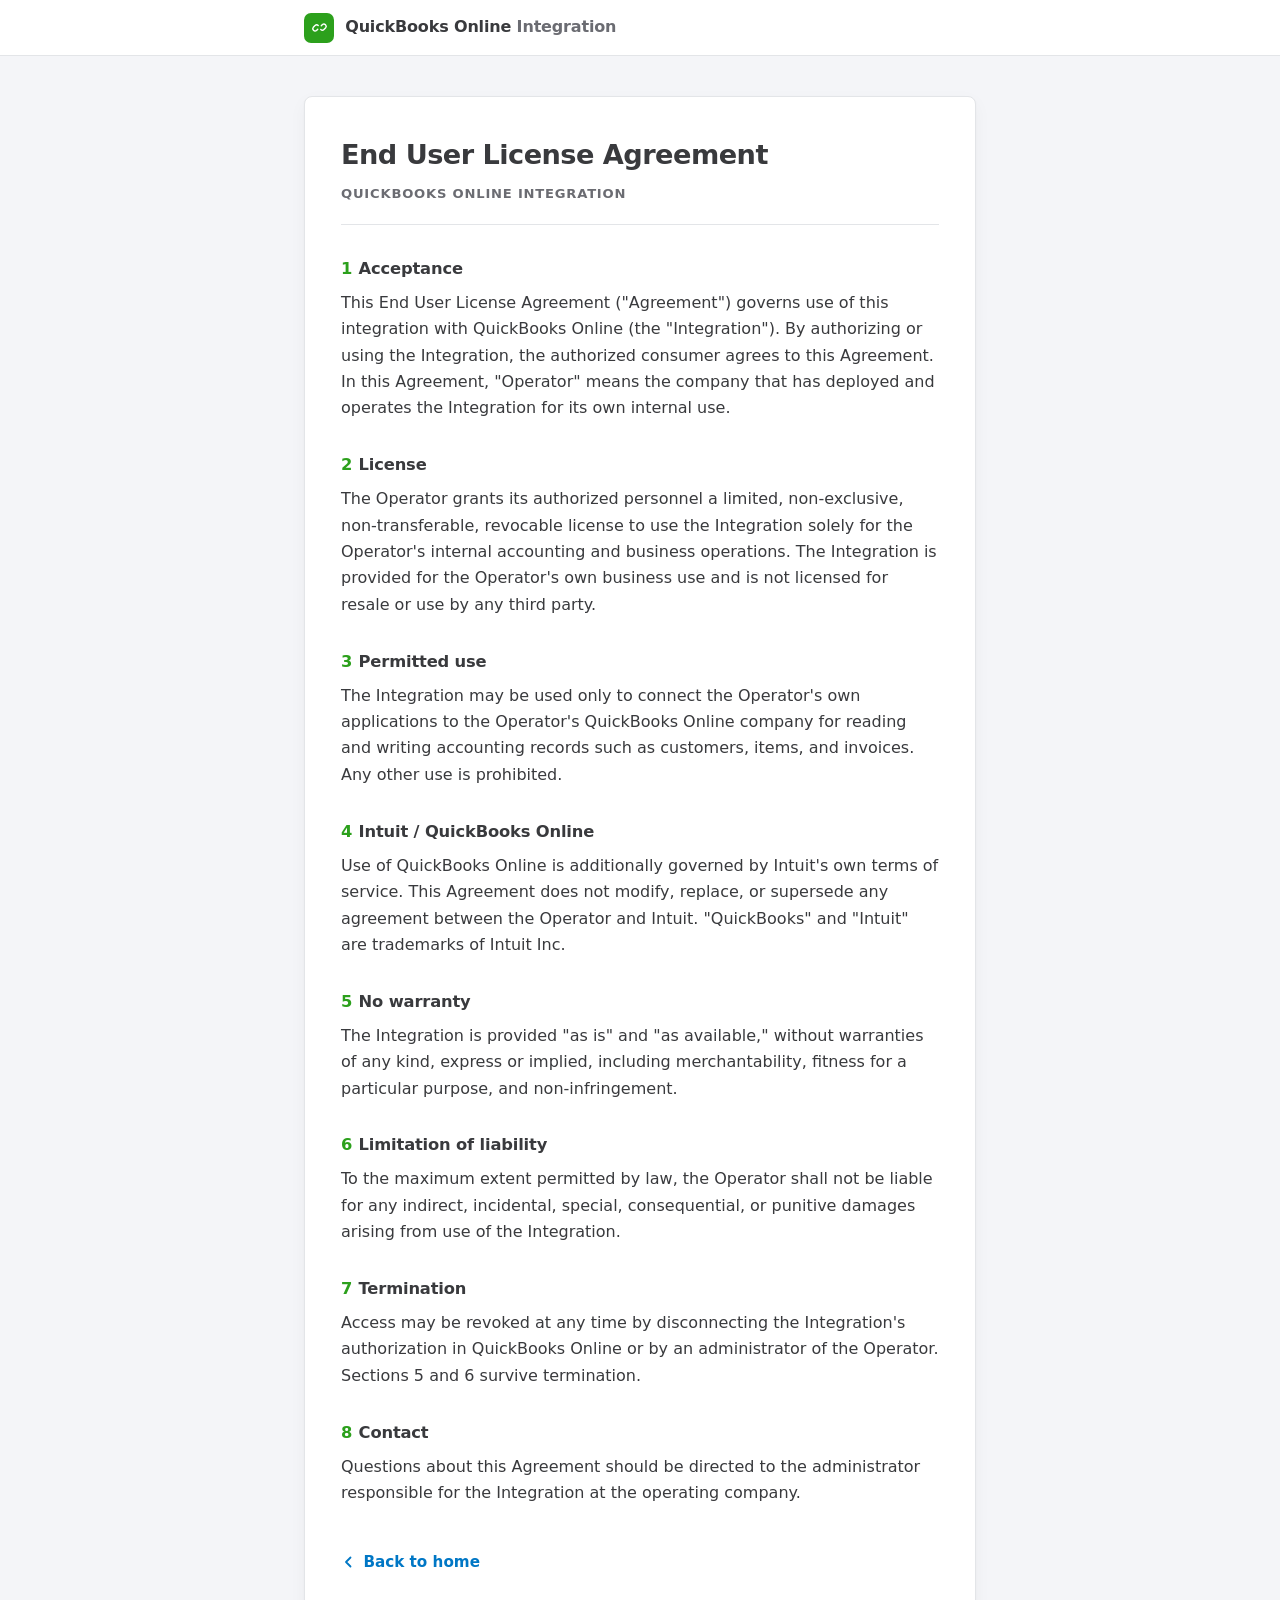
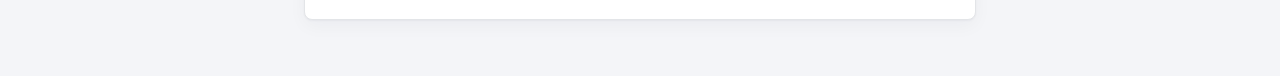
<file: web/eula.html>
<!DOCTYPE html>
<html lang="en">
<head>
  <meta charset="utf-8">
  <meta name="viewport" content="width=device-width, initial-scale=1">
  <title>End User License Agreement &mdash; QuickBooks Online Integration</title>
  <style>
    :root {
      --qb-green: #2ca01c;
      --blue: #0077c5;
      --ink: #393a3d;
      --muted: #6b6c72;
      --hairline: #e3e5e8;
      --canvas: #f4f5f8;
      --card: #ffffff;
      --radius: 8px;
      --font: "Avenir Next", "Avenir", "Segoe UI", system-ui, -apple-system, BlinkMacSystemFont, sans-serif;
    }
    * { box-sizing: border-box; }
    html { -webkit-text-size-adjust: 100%; }
    body {
      margin: 0;
      font-family: var(--font);
      line-height: 1.65;
      color: var(--ink);
      background: var(--canvas);
      -webkit-font-smoothing: antialiased;
    }

    .topbar {
      background: var(--card);
      border-bottom: 1px solid var(--hairline);
      height: 56px; display: flex; align-items: center;
    }
    .topbar .row { display: flex; align-items: center; gap: .7rem; }
    .mark {
      width: 30px; height: 30px; border-radius: 7px; background: var(--qb-green);
      display: inline-flex; align-items: center; justify-content: center; flex: none;
    }
    .brand { font-weight: 700; font-size: 1rem; letter-spacing: -.01em; }
    .brand .sub { color: var(--muted); font-weight: 600; }

    .wrap { max-width: 720px; margin: 0 auto; padding: 0 1.5rem; width: 100%; }

    main { padding: 2.5rem 0 3.5rem; }

    .doc {
      background: var(--card);
      border: 1px solid var(--hairline);
      border-radius: var(--radius);
      padding: 2.25rem 2.25rem 2.5rem;
      box-shadow: 0 1px 2px rgba(20,30,40,.04), 0 6px 18px rgba(20,30,40,.04);
    }
    @media (max-width: 560px) { .doc { padding: 1.5rem 1.35rem 1.75rem; } }

    h1 { font-size: 1.7rem; letter-spacing: -.02em; margin: 0 0 .3rem; }
    .meta {
      color: var(--muted); font-size: .82rem; font-weight: 700;
      text-transform: uppercase; letter-spacing: .06em;
      margin: 0 0 1.75rem; padding-bottom: 1.25rem; border-bottom: 1px solid var(--hairline);
    }
    h2 {
      font-size: 1.02rem; margin: 1.9rem 0 .35rem; color: var(--ink);
      letter-spacing: -.01em;
    }
    h2 .num { color: var(--qb-green); font-weight: 800; margin-right: .4rem; }
    p { margin: .45rem 0; color: var(--ink); }

    .back {
      display: inline-flex; align-items: center; gap: .4rem;
      margin-top: 2.25rem; font-size: .95rem; font-weight: 600;
      color: var(--blue); text-decoration: none;
    }
    .back:hover { text-decoration: underline; }
  </style>
</head>
<body>
  <div class="topbar">
    <div class="wrap row">
      <span class="mark" aria-hidden="true">
        <svg width="17" height="17" viewBox="0 0 24 24" fill="none" xmlns="http://www.w3.org/2000/svg">
          <path d="M9.5 14.5 7.8 16.2a3.2 3.2 0 0 1-4.5-4.5l2.4-2.4a3.2 3.2 0 0 1 4.5 0" stroke="#fff" stroke-width="2" stroke-linecap="round"/>
          <path d="M14.5 9.5l1.7-1.7a3.2 3.2 0 0 1 4.5 4.5l-2.4 2.4a3.2 3.2 0 0 1-4.5 0" stroke="#fff" stroke-width="2" stroke-linecap="round"/>
        </svg>
      </span>
      <span class="brand">QuickBooks Online <span class="sub">Integration</span></span>
    </div>
  </div>

  <main>
    <div class="wrap">
      <article class="doc">
        <h1>End User License Agreement</h1>
        <p class="meta">QuickBooks Online Integration</p>

        <h2><span class="num">1</span>Acceptance</h2>
        <p>
          This End User License Agreement ("Agreement") governs use of this
          integration with QuickBooks Online (the "Integration"). By authorizing
          or using the Integration, the authorized consumer agrees to this
          Agreement. In this Agreement, "Operator" means the company that has
          deployed and operates the Integration for its own internal use.
        </p>

        <h2><span class="num">2</span>License</h2>
        <p>
          The Operator grants its authorized personnel a limited, non-exclusive,
          non-transferable, revocable license to use the Integration solely for
          the Operator's internal accounting and business operations. The
          Integration is provided for the Operator's own business use and is not
          licensed for resale or use by any third party.
        </p>

        <h2><span class="num">3</span>Permitted use</h2>
        <p>
          The Integration may be used only to connect the Operator's own
          applications to the Operator's QuickBooks Online company for reading and
          writing accounting records such as customers, items, and invoices. Any
          other use is prohibited.
        </p>

        <h2><span class="num">4</span>Intuit / QuickBooks Online</h2>
        <p>
          Use of QuickBooks Online is additionally governed by Intuit's own terms
          of service. This Agreement does not modify, replace, or supersede any
          agreement between the Operator and Intuit. "QuickBooks" and "Intuit" are
          trademarks of Intuit Inc.
        </p>

        <h2><span class="num">5</span>No warranty</h2>
        <p>
          The Integration is provided "as is" and "as available," without
          warranties of any kind, express or implied, including merchantability,
          fitness for a particular purpose, and non-infringement.
        </p>

        <h2><span class="num">6</span>Limitation of liability</h2>
        <p>
          To the maximum extent permitted by law, the Operator shall not be liable
          for any indirect, incidental, special, consequential, or punitive
          damages arising from use of the Integration.
        </p>

        <h2><span class="num">7</span>Termination</h2>
        <p>
          Access may be revoked at any time by disconnecting the Integration's
          authorization in QuickBooks Online or by an administrator of the
          Operator. Sections 5 and 6 survive termination.
        </p>

        <h2><span class="num">8</span>Contact</h2>
        <p>
          Questions about this Agreement should be directed to the administrator
          responsible for the Integration at the operating company.
        </p>

        <a class="back" href="/">
          <svg width="16" height="16" viewBox="0 0 16 16" fill="none" xmlns="http://www.w3.org/2000/svg" aria-hidden="true"><path d="M9.5 3.5 5 8l4.5 4.5" stroke="#0077c5" stroke-width="1.8" stroke-linecap="round" stroke-linejoin="round"/></svg>
          Back to home
        </a>
      </article>
    </div>
  </main>
</body>
</html>
</file>
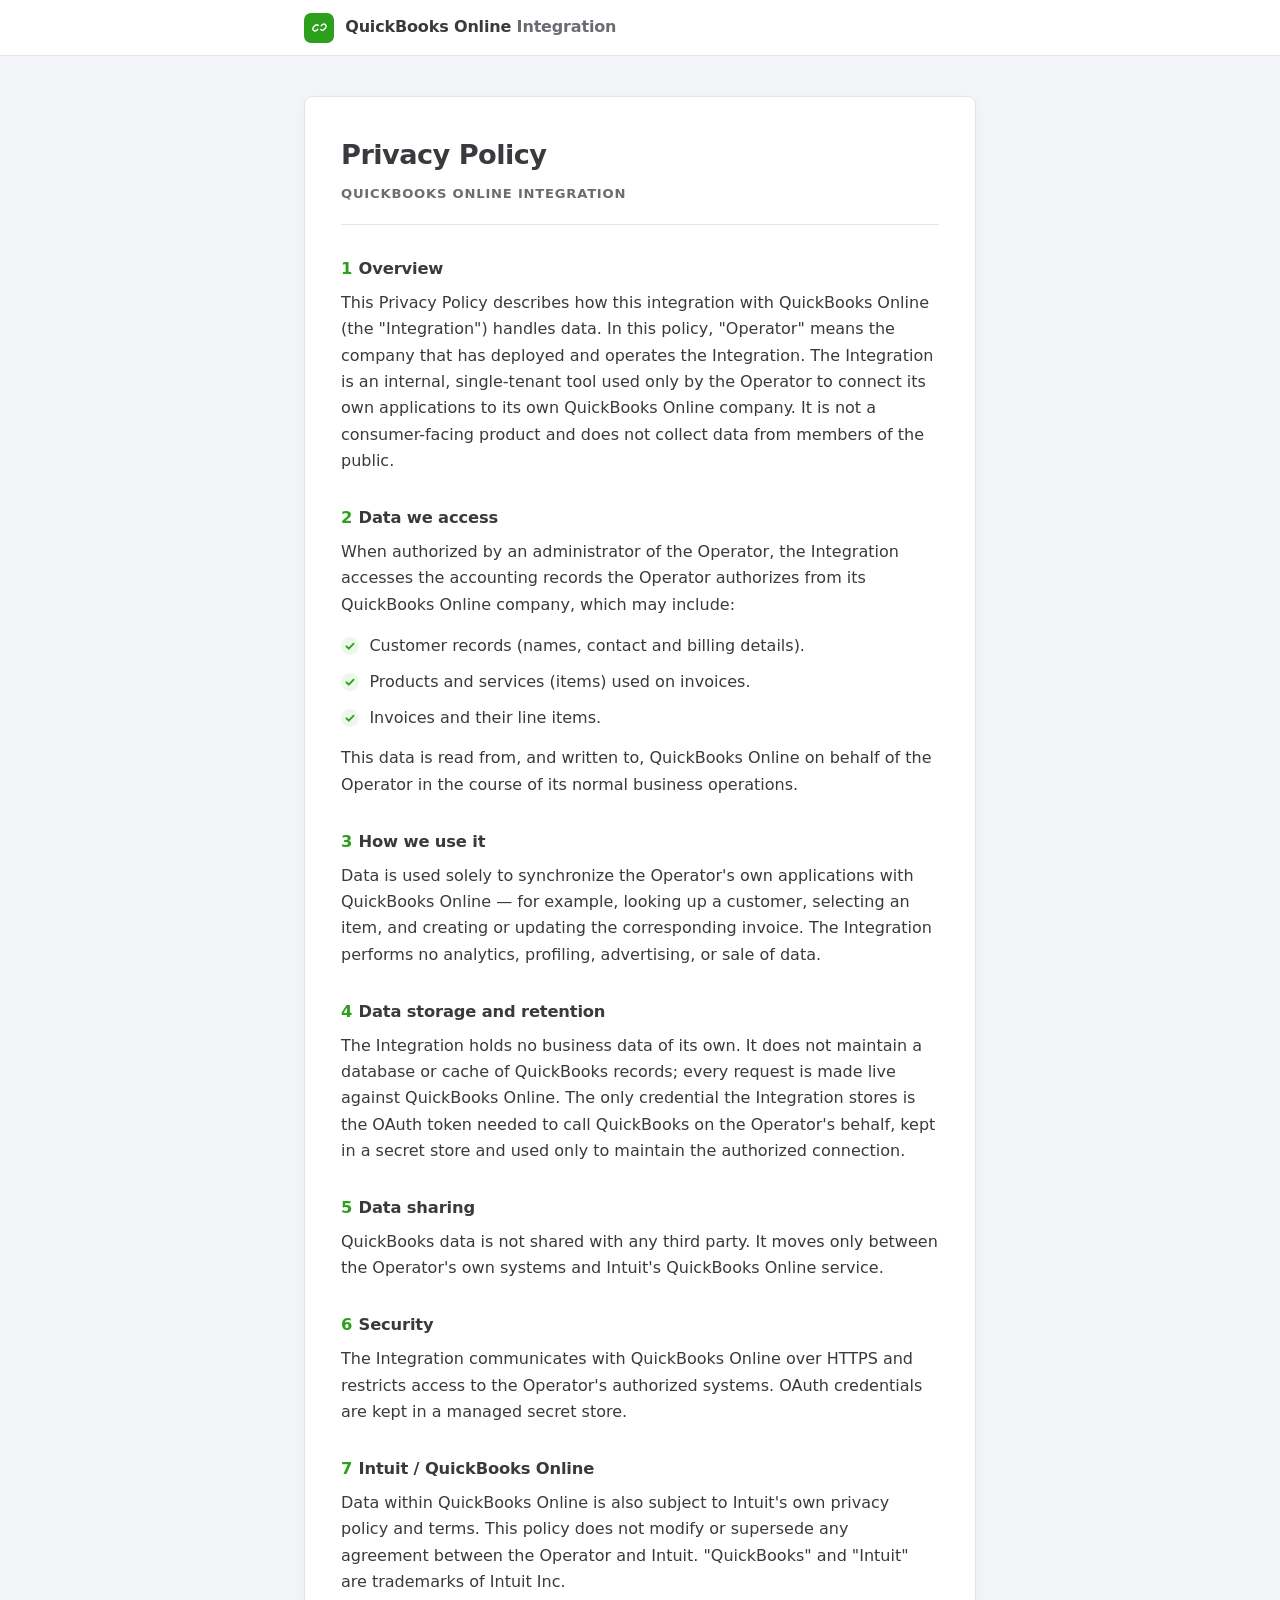
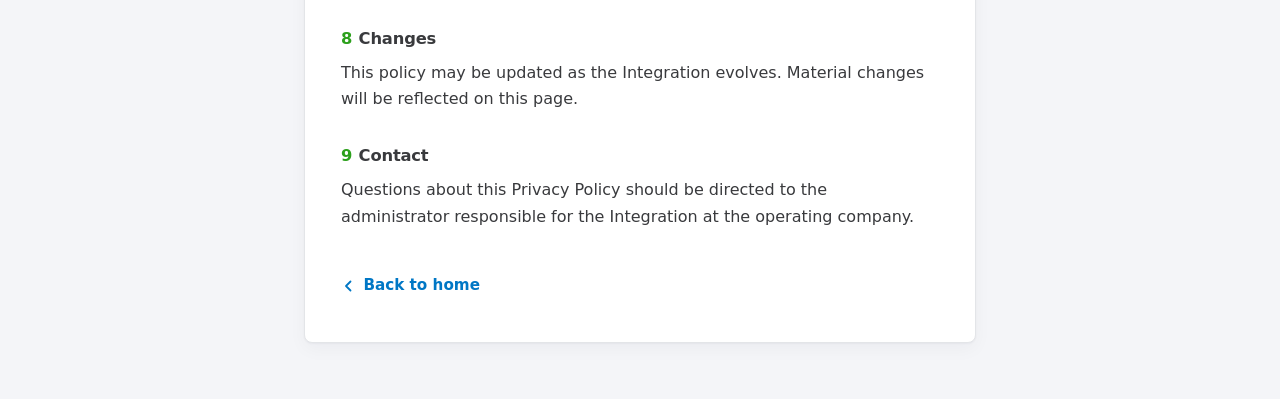
<file: web/privacy.html>
<!DOCTYPE html>
<html lang="en">
<head>
  <meta charset="utf-8">
  <meta name="viewport" content="width=device-width, initial-scale=1">
  <title>Privacy Policy &mdash; QuickBooks Online Integration</title>
  <style>
    :root {
      --qb-green: #2ca01c;
      --qb-green-tint: #ecf8e9;
      --blue: #0077c5;
      --ink: #393a3d;
      --muted: #6b6c72;
      --hairline: #e3e5e8;
      --canvas: #f4f5f8;
      --card: #ffffff;
      --radius: 8px;
      --font: "Avenir Next", "Avenir", "Segoe UI", system-ui, -apple-system, BlinkMacSystemFont, sans-serif;
    }
    * { box-sizing: border-box; }
    html { -webkit-text-size-adjust: 100%; }
    body {
      margin: 0;
      font-family: var(--font);
      line-height: 1.65;
      color: var(--ink);
      background: var(--canvas);
      -webkit-font-smoothing: antialiased;
    }

    .topbar {
      background: var(--card);
      border-bottom: 1px solid var(--hairline);
      height: 56px; display: flex; align-items: center;
    }
    .topbar .row { display: flex; align-items: center; gap: .7rem; }
    .mark {
      width: 30px; height: 30px; border-radius: 7px; background: var(--qb-green);
      display: inline-flex; align-items: center; justify-content: center; flex: none;
    }
    .brand { font-weight: 700; font-size: 1rem; letter-spacing: -.01em; }
    .brand .sub { color: var(--muted); font-weight: 600; }

    .wrap { max-width: 720px; margin: 0 auto; padding: 0 1.5rem; width: 100%; }

    main { padding: 2.5rem 0 3.5rem; }

    .doc {
      background: var(--card);
      border: 1px solid var(--hairline);
      border-radius: var(--radius);
      padding: 2.25rem 2.25rem 2.5rem;
      box-shadow: 0 1px 2px rgba(20,30,40,.04), 0 6px 18px rgba(20,30,40,.04);
    }
    @media (max-width: 560px) { .doc { padding: 1.5rem 1.35rem 1.75rem; } }

    h1 { font-size: 1.7rem; letter-spacing: -.02em; margin: 0 0 .3rem; }
    .meta {
      color: var(--muted); font-size: .82rem; font-weight: 700;
      text-transform: uppercase; letter-spacing: .06em;
      margin: 0 0 1.75rem; padding-bottom: 1.25rem; border-bottom: 1px solid var(--hairline);
    }
    h2 {
      font-size: 1.02rem; margin: 1.9rem 0 .35rem; color: var(--ink);
      letter-spacing: -.01em;
    }
    h2 .num { color: var(--qb-green); font-weight: 800; margin-right: .4rem; }
    p { margin: .45rem 0; color: var(--ink); }

    ul.data { list-style: none; margin: .6rem 0; padding: 0; }
    ul.data li { display: flex; gap: .65rem; align-items: flex-start; padding: .3rem 0; }
    ul.data svg { flex: none; margin-top: .3rem; }

    .back {
      display: inline-flex; align-items: center; gap: .4rem;
      margin-top: 2.25rem; font-size: .95rem; font-weight: 600;
      color: var(--blue); text-decoration: none;
    }
    .back:hover { text-decoration: underline; }
  </style>
</head>
<body>
  <div class="topbar">
    <div class="wrap row">
      <span class="mark" aria-hidden="true">
        <svg width="17" height="17" viewBox="0 0 24 24" fill="none" xmlns="http://www.w3.org/2000/svg">
          <path d="M9.5 14.5 7.8 16.2a3.2 3.2 0 0 1-4.5-4.5l2.4-2.4a3.2 3.2 0 0 1 4.5 0" stroke="#fff" stroke-width="2" stroke-linecap="round"/>
          <path d="M14.5 9.5l1.7-1.7a3.2 3.2 0 0 1 4.5 4.5l-2.4 2.4a3.2 3.2 0 0 1-4.5 0" stroke="#fff" stroke-width="2" stroke-linecap="round"/>
        </svg>
      </span>
      <span class="brand">QuickBooks Online <span class="sub">Integration</span></span>
    </div>
  </div>

  <main>
    <div class="wrap">
      <article class="doc">
        <h1>Privacy Policy</h1>
        <p class="meta">QuickBooks Online Integration</p>

        <h2><span class="num">1</span>Overview</h2>
        <p>
          This Privacy Policy describes how this integration with QuickBooks
          Online (the "Integration") handles data. In this policy, "Operator"
          means the company that has deployed and operates the Integration. The
          Integration is an internal, single-tenant tool used only by the Operator
          to connect its own applications to its own QuickBooks Online company. It
          is not a consumer-facing product and does not collect data from members
          of the public.
        </p>

        <h2><span class="num">2</span>Data we access</h2>
        <p>
          When authorized by an administrator of the Operator, the Integration
          accesses the accounting records the Operator authorizes from its
          QuickBooks Online company, which may include:
        </p>
        <ul class="data">
          <li>
            <svg width="18" height="18" viewBox="0 0 20 20" fill="none" xmlns="http://www.w3.org/2000/svg" aria-hidden="true"><circle cx="10" cy="10" r="10" fill="#ecf8e9"/><path d="M6 10.3 8.7 13 14 7.4" stroke="#2ca01c" stroke-width="2" stroke-linecap="round" stroke-linejoin="round"/></svg>
            <span>Customer records (names, contact and billing details).</span>
          </li>
          <li>
            <svg width="18" height="18" viewBox="0 0 20 20" fill="none" xmlns="http://www.w3.org/2000/svg" aria-hidden="true"><circle cx="10" cy="10" r="10" fill="#ecf8e9"/><path d="M6 10.3 8.7 13 14 7.4" stroke="#2ca01c" stroke-width="2" stroke-linecap="round" stroke-linejoin="round"/></svg>
            <span>Products and services (items) used on invoices.</span>
          </li>
          <li>
            <svg width="18" height="18" viewBox="0 0 20 20" fill="none" xmlns="http://www.w3.org/2000/svg" aria-hidden="true"><circle cx="10" cy="10" r="10" fill="#ecf8e9"/><path d="M6 10.3 8.7 13 14 7.4" stroke="#2ca01c" stroke-width="2" stroke-linecap="round" stroke-linejoin="round"/></svg>
            <span>Invoices and their line items.</span>
          </li>
        </ul>
        <p>
          This data is read from, and written to, QuickBooks Online on behalf of
          the Operator in the course of its normal business operations.
        </p>

        <h2><span class="num">3</span>How we use it</h2>
        <p>
          Data is used solely to synchronize the Operator's own applications with
          QuickBooks Online — for example, looking up a customer, selecting an
          item, and creating or updating the corresponding invoice. The
          Integration performs no analytics, profiling, advertising, or sale of
          data.
        </p>

        <h2><span class="num">4</span>Data storage and retention</h2>
        <p>
          The Integration holds no business data of its own. It does not maintain
          a database or cache of QuickBooks records; every request is made live
          against QuickBooks Online. The only credential the Integration stores is
          the OAuth token needed to call QuickBooks on the Operator's behalf, kept
          in a secret store and used only to maintain the authorized connection.
        </p>

        <h2><span class="num">5</span>Data sharing</h2>
        <p>
          QuickBooks data is not shared with any third party. It moves only
          between the Operator's own systems and Intuit's QuickBooks Online
          service.
        </p>

        <h2><span class="num">6</span>Security</h2>
        <p>
          The Integration communicates with QuickBooks Online over HTTPS and
          restricts access to the Operator's authorized systems. OAuth credentials
          are kept in a managed secret store.
        </p>

        <h2><span class="num">7</span>Intuit / QuickBooks Online</h2>
        <p>
          Data within QuickBooks Online is also subject to Intuit's own privacy
          policy and terms. This policy does not modify or supersede any agreement
          between the Operator and Intuit. "QuickBooks" and "Intuit" are
          trademarks of Intuit Inc.
        </p>

        <h2><span class="num">8</span>Changes</h2>
        <p>
          This policy may be updated as the Integration evolves. Material changes
          will be reflected on this page.
        </p>

        <h2><span class="num">9</span>Contact</h2>
        <p>
          Questions about this Privacy Policy should be directed to the
          administrator responsible for the Integration at the operating company.
        </p>

        <a class="back" href="/">
          <svg width="16" height="16" viewBox="0 0 16 16" fill="none" xmlns="http://www.w3.org/2000/svg" aria-hidden="true"><path d="M9.5 3.5 5 8l4.5 4.5" stroke="#0077c5" stroke-width="1.8" stroke-linecap="round" stroke-linejoin="round"/></svg>
          Back to home
        </a>
      </article>
    </div>
  </main>
</body>
</html>
</file>
